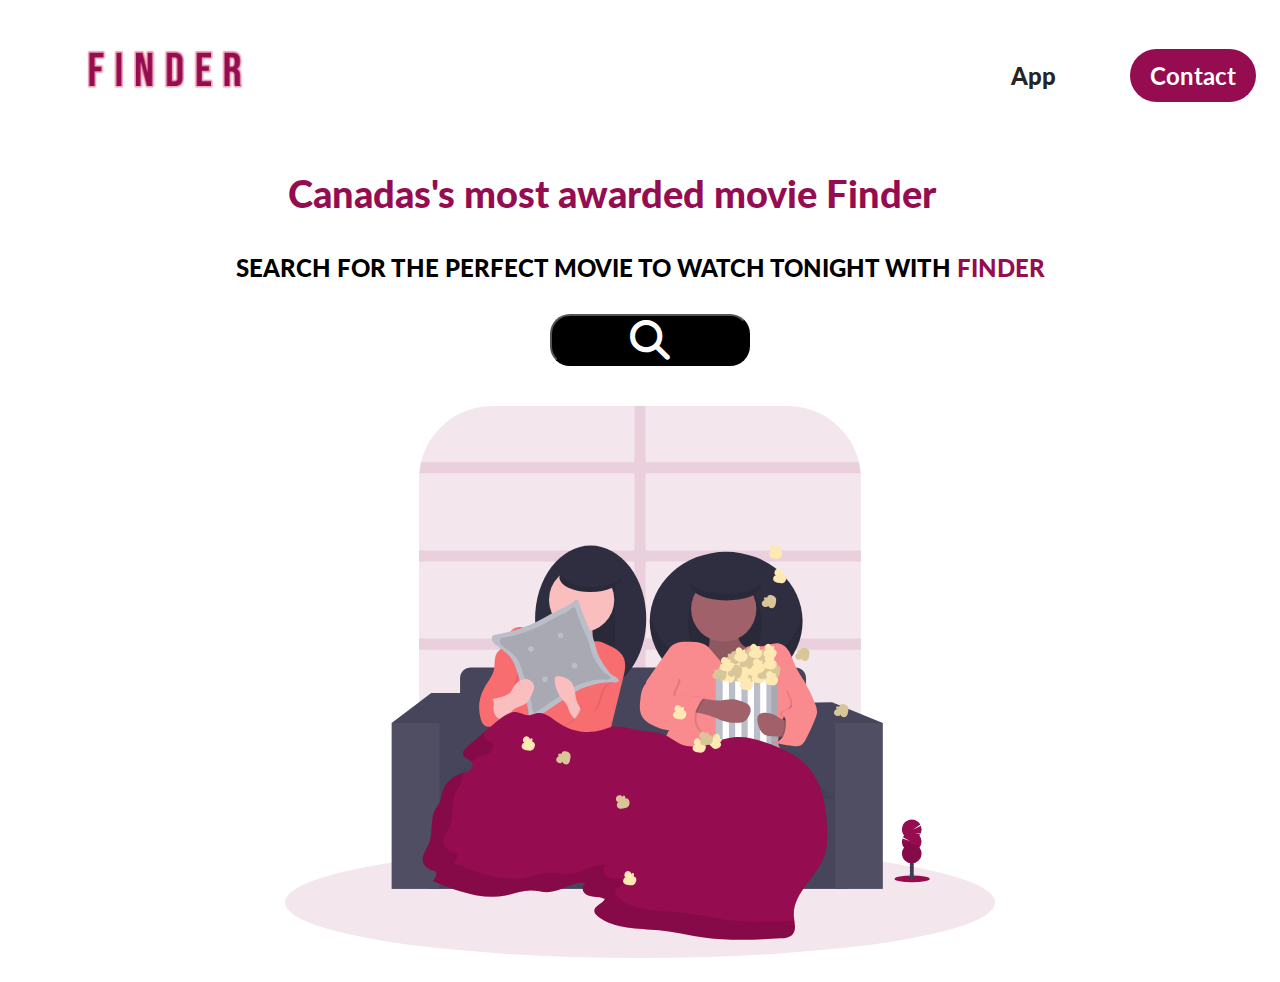
<file: index.html>
<!DOCTYPE html>
<html lang="en">
  <head>
    <meta charset="UTF-8" />
    <meta http-equiv="X-UA-Compatible" content="IE=edge" />
    <meta name="viewport" content="width=device-width, initial-scale=1.0" />
    <title>DIRECT</title>
    <link rel="stylesheet" href="styles.css" />
    <link
      rel="stylesheet"/>
      <link rel="stylesheet" href="https://cdnjs.cloudflare.com/ajax/libs/font-awesome/6.2.1/css/all.min.css">
  </head>
  <body>
    <section id="about-me">
      <nav>
        <div class="personal__logo">
          <img class="logo__img" src="/assets/Finder-1.png" alt="">
        </div>
        <ul class="nav__link--list">
          <li class="nav__link">
            <a
              href="#languages"
              class="nav__link--anchor link__hover-affect link__hover-effect--purple"
              ></a
            >
          </li>
          <li class="nav__link">
            <a
              href="finder.html"
              class="
              nav__link--anchor 
              link__hover-affect 
              link__hover-effect--purple
              "> <strong class=> App</strong></a
            >
          </li>
          <li class="nav__link">
            <a href="mailto:ehabfarag20@gmail.com" class="nav__link--anchor nav__link--anchor-primary"
              >Contact</a
            >
          </li>
        </ul>
      </nav>
      <div class="flex flex-1">
        <div class="about-me__info row">
          <div class="about-me__info--container">
            
            <h1 class="about-me__info--title">
             <span class="text--purple">Canadas's most awarded movie Finder</span> &nbsp;<span class="wave"><i class="fa fa-search"></i></span>
            </h1>
            <p class="about-me__info--para">
            
               SEARCH FOR THE PERFECT MOVIE TO WATCH TONIGHT WITH<strong class="text--purple"> FINDER</strong>
            </p>
            <div class="search__bar">
              <div  class="input__wrapper">
                <a href="finder.html">
                <button class="loading">
                  <i class="fa fa-search"></i>
                </button></a>
              </div>
            </div>
            <figure class="about-me__img--container">
              <img
                src="./assets/undraw_horror_movie_3988.svg"
                class="about-me__img"
                alt=""
              />
            </figure>
          </div>
        </div>
      </div>
      <script src="script.js"></script>
      </body>
    </section>
</file>
<file: styles.css>
@import url('https://fonts.googleapis.com/css2?family=Lato:wght@400;700;900&family=Roboto:ital,wght@200,400;0,500;0,700;1,300&display=swap');
*{
 padding: 0;
 margin: 0;
 box-sizing: border-box;
font-family: 'Lato', sans-serif;
}
html, body {
scroll-behavior: smooth;
}

.wave{
  color: transparent;
}
.wave:hover{
  color: #000;
  font-size: 100px;


}



h1, h2, h3, h4, h5, h6, span{
  color: #242424;
  text-align: center;
  line-height: 1.25;
}
h1{
  font-size: 32px;
 
}
p{
  line-height: 1.5;
  font-size: 16px;
}
a{
  text-decoration: none;
  position: relative;
  transition: all 300ms ease;
}

i:hover{
  opacity: 0.7;
 
}

.link__hover-affect:after{
content: "";
position: absolute;
height: 4px;
background-color: #1c1d25;
width: 0;
bottom: -3px;
right: 0;
transition: all 300ms ease;
}
.link__hover-affect:hover:after{
  width: 100%;
  left: 0;

}

.link__hover-effect--white:after {
  background-color: #fff;
}
.link__hover-effect--purple:after{
  background-color:#950C50 ;
}

:root{
  --primary-color:#f0e4e4;
  --secondary-color:#950C50;
}
li{
  list-style-type: none;
}
.flex{
  display: flex;
  
}
.flex-1{
flex: 1;
}
.row{
  width: 100%;
  max-width: 1200px;
  margin: 0 auto;
  padding: 0 12px;
}
.about-me__info.row{
  width: 100%;
  max-width: 1000px;
}
.text--purple{
  color: #950C50;
  font-weight: 900;
}
section:nth-child(even){
  background-color: #f0e4e4;
}

.container{
  padding: 50px 0;
}
.section__title{
margin-bottom: 20px;
}
/*NAVIGATION BAR*/

nav{
  height: 150px;
  width: 100%;
  max-width: 1800px;
  margin: 0 auto;
  display: flex;
  justify-content: space-between;
  align-items: center;
  padding: 0 12px;
}
.nav__link{
  padding-left: 50px;
  font-size: 24px;
}

.nav__link--list{
  display: flex;
  font-size: 28px;
  
  
  
}

.nav__link--anchor{
  margin: 0 12px;
  color: #242424;
  font-weight: 700;
  
}

.nav__link--anchor-primary{
  color: white;
  background-color: #950C50;
  padding: 12px 20px;
  border-radius: 50px;
  transition: all 300ms ease;
}

.nav__link--anchor-primary:hover{
  background-color: black;
  
}
button:hover{
  background-color: #950C50 ;
}

.personal__logo{
  margin: 0 24px ;
  color: #6030b1;
  font-weight: 900;
  font-size: 24px;
  
}
.logo__img{
  width: 100%;
  max-width: 250px;

}



#about-me{
min-height: 100vh;
display: flex;
flex-direction: column;
}

.about-me__info{
  display: flex;
  flex-direction: column;
}

.about-me__info--container{
  display: flex;
  flex-direction: column;
  justify-content: center;
  align-items: center;
  max-width: 100%;
  max-width: 1000px;
  margin: 0 auto;
  text-align: center;
}
.search__bar{
  width: 100%;
  max-width: 700px;
}
.input__wrapper{
  width: 100%;
  max-width: 1000px;
    position: relative;
    display: flex;
    justify-content: center;
    animation: fade-up 650ms 400ms backwards;
}
input{
  background-color: #fff;
    border-radius: 20px;
    border: 1px solid #0a1f44;
    color: #0a1f44;
    display: inline-block;
    height: 70px;
    line-height: 40px;
    outline: none;
    padding: 0 15px;
    transition: border-color .2s cubic-bezier(.645,.045,.355,1);
    width: 100%;
    max-width: 1000px;
    font-size: 24px;
    padding-left: 25px;
    animation: fade-up 650ms 400ms backwards;
}

.loading{
  background-color: #000;
}
button{
  width: 200px;
    margin-left: 20px;
    font-size: 40px;
    color: #fff;
    border-radius: 20px;
    transition: all .25s ease;
    cursor: pointer;
    
}

.about-me__img{
 padding: 24px;
}


@keyframes animate-profine-picture{
  0%{
    transform: scale(0);
  }
  80%{
    transform: scale(1.1);
  }
  100%{
    transform: scale(1);
  }
}

.wave{
  display: inline-block;
animation: animate-wave 500ms infinite ease-in-out;
}
@keyframes animate-wave{
0%{
  transform: rotate(0);
}
50%{
  transform: rotate(30deg);

}
100%{
  transform: rotate(0);
}

}

.about-me__info--para{
 font-size: 24px;
 font-weight: 900;
margin-bottom: 28px;
animation: fade-up 800ms 400ms backwards
}
.about-me__info--title{
  white-space: nowrap;
  padding-top: 20px;
  padding-bottom: 32px;
  font-weight: 700;
  font-size: 38px;
  margin-bottom: px;
  animation: fade-up 800ms 400ms backwards
}

.about-me__link{
  font-size: 28px;
  color: #242424;
 padding: 0 16px;
}
.about-me__links{
  animation: fade-up 800ms 400ms backwards
}
@keyframes fade-up{
  0%{
    opacity: 0;
    transform: translateY(40px);
  }
  100%{
    opacity: 1;
    transform: translateY(0px);
  }
}

.about-me__img--container{
  flex: 1;
  display: flex;
  align-items: center;
  padding-top: 16px;
  
}

.about-me__img{
  height: 600px;
  width: 100%;
  right: 50%;
  animation: fade-in 1200ms 800ms backwards;
}

@keyframes fade-in {
  0%{
    opacity: 0;
  }
  100%{
    opacity: 1;
  }
}





/*FINDER*/

.finder__body{
  background-color: var(--primary-color);
  font-family: 'Poppins',sans-serif;
  margin: 0;
}
.finder__header{
  padding: 1rem;
  display: flex;
  justify-content: flex-end;
  background-color: var(--secondary-color);
}
.search{
  background-color: transparent;
  border: 2px solid var(--primary-color);
  padding: 0,5rem 1rem;
  border-radius: 20px;
  font-size:1rem ;
  color: #242424;
  font-family: inherit;
}
.search:focus{
  outline: 0;
  background-color: var(--primary-color);
}
.search::placeholder{
  color:#fff ;
}

.finder__main{
  display: flex;
flex-wrap: wrap;
justify-content: center;
}

.movie img{
  width: 100%;
}
.movie{
  width: 100%;
  max-width: 300px;
  margin: 1rem;
  border-radius: 3px;
  box-shadow:0.2px 4px 5px rgba(0,0,0,0.2) ;
  background-color:var(--secondary-color);
  position: relative;
  overflow: hidden;
}

.movie-info{
  color: #eee;
  display: flex;
  align-items: center;
  justify-content: space-between;
  padding: 0.5rem 1rem 1rem;
  letter-spacing: 0.5px;

}
.movie-info h3 {
  color: #eee;
  margin-top: 0;
  
}
.movie-info span {
background-color: #242424;
padding: 0.25rem .5rem; 
border-radius: 3px; 
font-weight: bold;
}

.movie-info span.green{
  color: lightgreen;
}
.movie-info span.orange{
  color: orange;
}
.movie-info span.red{
  color: red;
}

.overview{
  position: absolute;
  left: 0;
  right: 0;
  bottom: 0;
  background-color: var(--primary-color);
  padding:1rem ;
  max-height: 100%;
  transform: translateY(101%);
  transition: transform 0.3s ease-in ;
}

.movie:hover .overview{
  transform: translateY(0);
}

#tags{
  width: 50%;
  display: flex;
  flex-wrap: wrap;
  justify-content: center;
  align-items: center;
  margin: 10px auto;
}

.tag{
  color: #950C50;
  padding: 10px 20px;
  background-color: whitesmoke;
  border-radius: 50px;
  margin: 5px 5px;
  font-weight: 700;
  display: inline-block;
  cursor: pointer;
  font-size: 12px;
}

.tag.highlight{
  background-color: black;
}
.no-results{
  color: #950C50;
  margin-top: 24px;
  padding-top: 40px;
}

#clear{
  
  font-size: 18px;
  color: white;
  background-color: red;
}

.pageination{
  display: flex;
  margin: 10px 30px;
  align-items: center;
  justify-content: center;
  color: #950C50;
  font-size: 16px;
  

}

.page{
  background-color: var(--secondary-color);
  padding: 20px;
  margin: 16px 24px;
  border: 1px solid black;
  border-radius: 50px;
  color: var(--primary-color);
  box-shadow: 0 4px 8px 0 rgba(0, 0, 0, 0.2), 0 6px 20px 0 rgba(0, 0, 0, 0.19);
  cursor: pointer;
}
.page.disabled{
  cursor: not-allowed;
  color: grey;
}
.current{
  padding: 20px;
  border-radius: 50px;
  border: 5px solid #950C50;
  font-size: 20px;
  font-weight: 900;
}

.know-more{
  background-color: var(--secondary-color);
  color: white;
  font-size: 24px;
  font-weight: bold;
  border: 0;
  border-radius: 50px;
  padding: 10px 20px;
  margin-top: 16px;
}


.overlay {
  height: 100%;
  width: 0;
  position: fixed; 
  z-index: 1; 
  left: 0;
  top: 0;
  background-color: rgb(0,0,0); 
  background-color: rgba(0,0,0, 0.9); 
  overflow-x: hidden; 
  transition: 0.5s; 
}

.overlay-content {
  position: relative;
  top: 15%; 
  width: 100%; 
  text-align: center; 
  margin-top: 30px; 
}

.overlay a {
  padding: 8px;
  text-decoration: none;
  font-size: 36px;
  color: #818181;
  display: block; 
  transition: 0.3s; 
}

.overlay a:hover, .overlay a:focus {
  color: #950C50;
}

.overlay .closebtn {
  position: absolute;
  top: 20px;
  right: 45px;
  font-size: 60px;
}

@media screen and (max-height: 450px) {
  .overlay a {font-size: 20px}
  .overlay .closebtn {
    font-size: 40px;
    top: 15px;
    right: 35px;
  }
}

.embed.hide{
  display: none;
}
.embed.show{
  display: inline-block;
}

.arrow{
  position: absolute;
  cursor: pointer;
  

}

.arrow.left-arrow{
  right: 5%;
  font-size: 78px;
  top: 50%;
  transform: translateY(-50%);

}
.arrow.right-arrow{
  left: 5%;
  transform: translateY(-50%);

  font-size: 78px;
  top: 50%;


}

.dots{
  margin-top: 30px;
display: flex;
flex-wrap: wrap;
justify-content: center;
align-items: center;

}
.dots .dot{
  padding: 5px 15px;
  border-radius: 50px;
  border: 5px solid #950C50;
  color: var(--primary-color);
  font-size: 20px;
  font-weight: 900;
  margin: 5px;
}


.dots .dot.active{
  border-color: var(--primary-color);
}











.personal__logo-finder{
  display: flex;
  justify-content: center;
  align-items: center;
  
}
.logo__img-finder{
  width: 100%;
  max-width: 200px;
}
.logo__anchor{
position: relative;

}

.logo__popper{
  color: var(--secondary-color);
  position: absolute;
  right: 0;
  top: 120px;
  font-weight: 700;
  opacity: 0;
  transition: all 300ms ease;
}
.logo__anchor:hover .logo__popper{
transform: translateX(60px);
opacity: 1;
}

.filter__wrapper{
  display: flex;
  justify-content: center;
  align-items: center;
  padding-bottom: 24px;

}

/*skeleton loading*/

.skeleton{
  opacity: 0;
  animation: skeleton-loading 1s linear infinite alternate;
}
@keyframes skeleton-loading{
  0%{
    background-image:hsl(200, 20%, 70%) ;
  }
  100%{
    background-color:hsl(200, 20%, 95%) ;
  }

}


/*small phones, tablets, large smratphones*/

@media(max-width:768px){
nav{
  height: 68px;
}
h1{
  font-size: 28px;
}
.about-me__info--para{
  font-size: 18px;
}

.langauge{
  width: calc(100%/3);
}
.project__description--para{
  font-size: 14px;
}
.project__descriptio{
  padding-right:30px ;
  left: 30px;
}
}

/*small phones*/

@media(max-width: 480px) {
  .nav__link:not(:last-child) {
    display: none;

  }
  .project__description{
    padding: 0;
    left: 0;
    width: 100%;
  }
  .project__description--para{
    display: none;
  }
  .project__description--title{
    font-size: 28px;
  }
  .projects__description--links{
    display: flex;
    justify-content: center;
  }
  .project__description--title{
    line-height: 1;
    text-align: center;
  }
.project__description--sub-title{
  text-align: center;
  margin: 12px 0;
}

}
</file>
